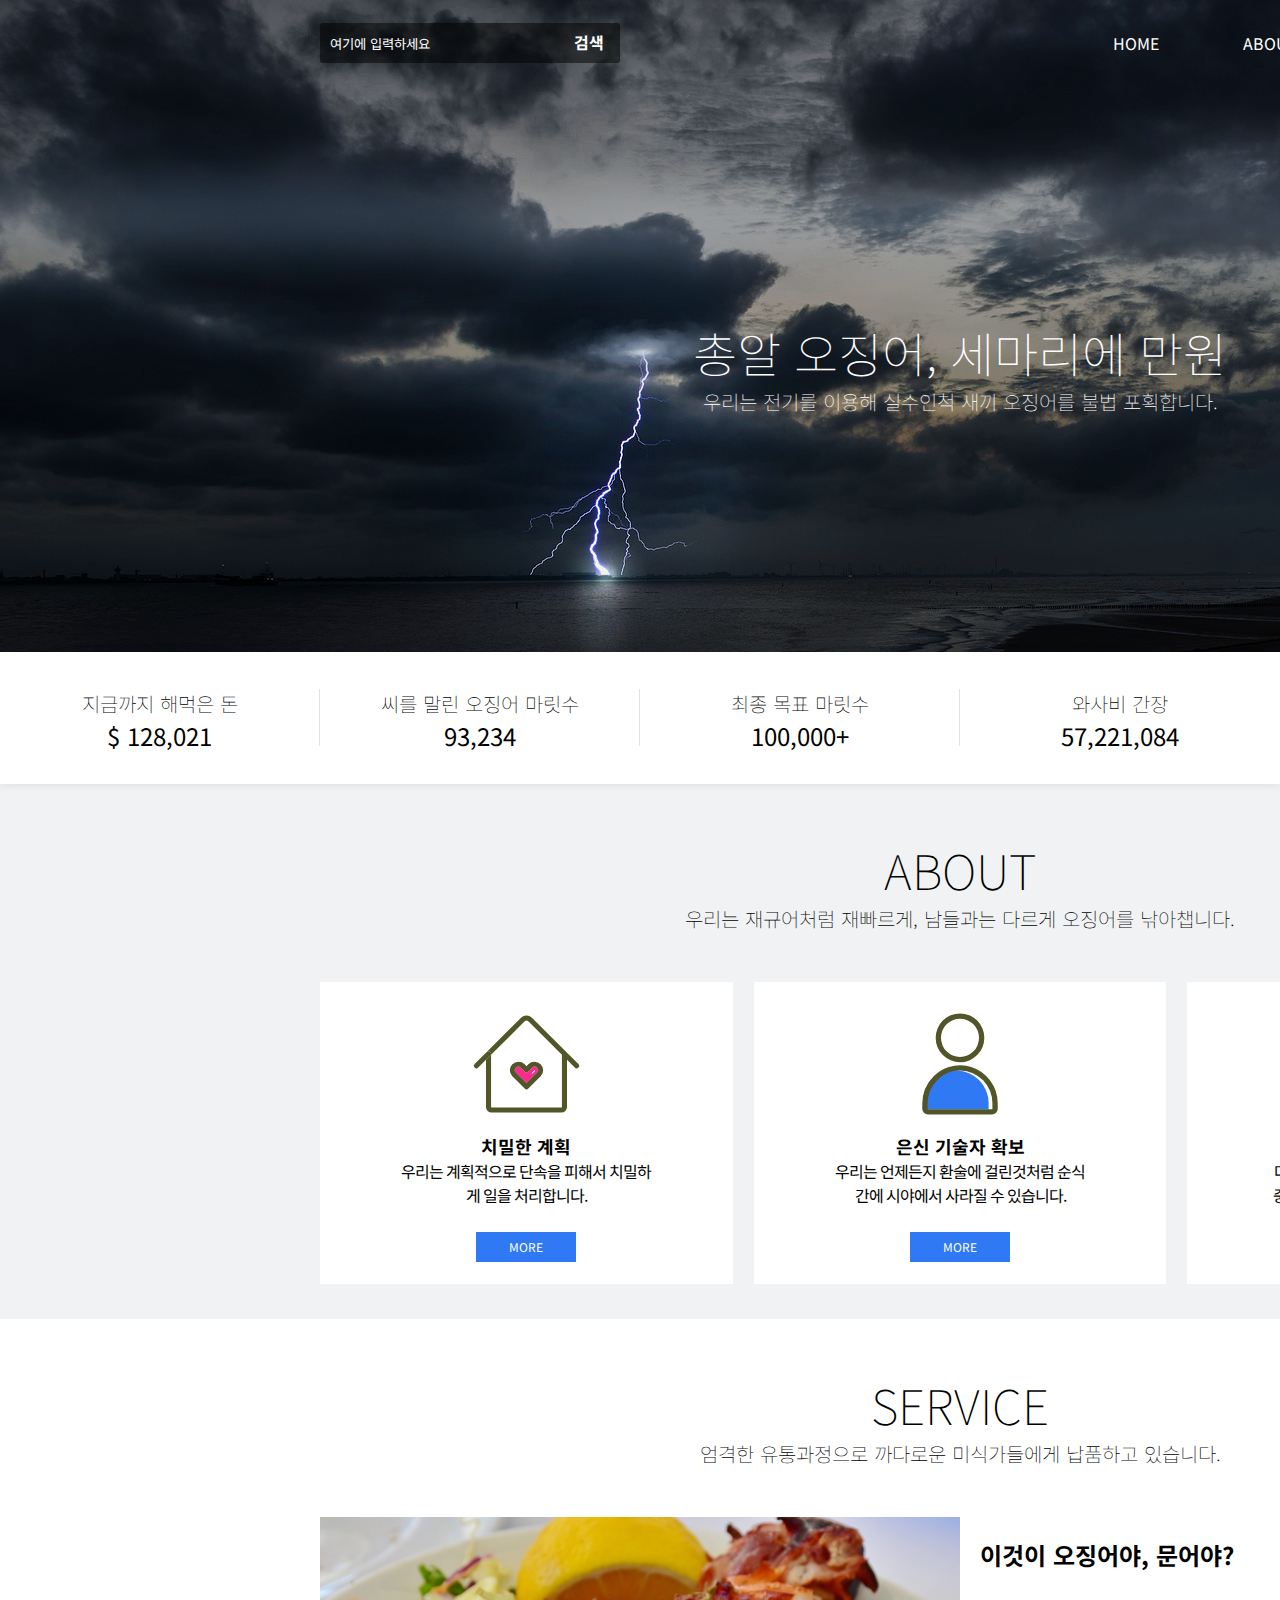
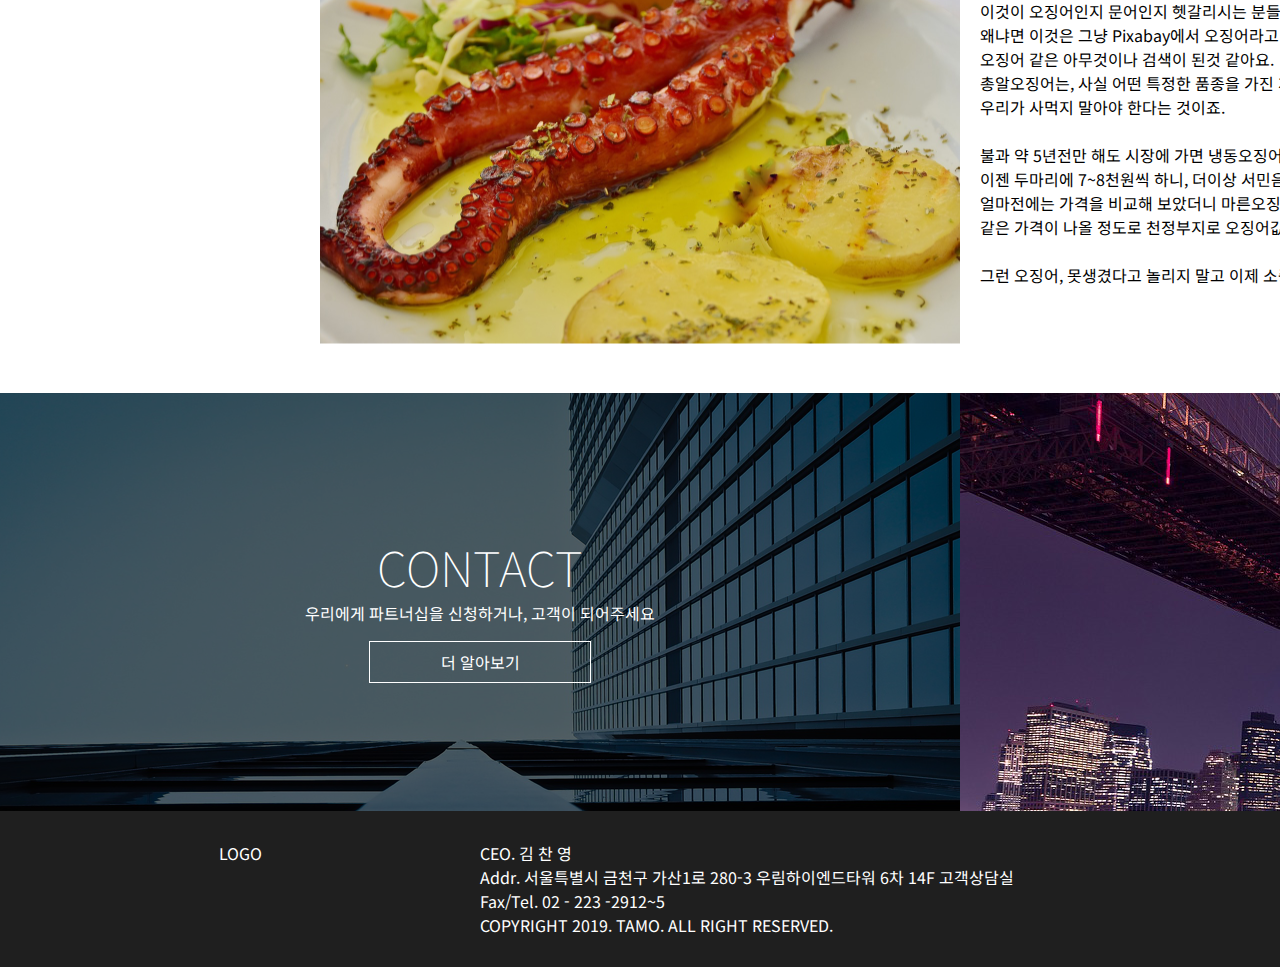
<file: home.html>
<!doctype html>
<html lang="ko">
    <head>
        <link rel="stylesheet" href="style.css">
        <link rel="preconnect" href="https://fonts.googleapis.com">
        <link rel="preconnect" href="https://fonts.gstatic.com" crossorigin>
        <link href="https://fonts.googleapis.com/css2?family=Noto+Sans+KR&display=swap" rel="stylesheet">
    </head>
    <body>
        <div class="wrap">
            <div class="intro_bg">
                <div class="header" id="link_header">
                    <div class="search_area">
                        <form>
                        <input type="search" placeholder="여기에 입력하세요">
                        <span> 검색 </span>
                        </form>
                    </div>
                    <ul class="nav">
                        <li><a href="#link_header"> HOME </a></li>
                        <li><a href="#link_main_text0"> ABOUT </a></li>
                        <li><a href="#link_main_text1"> SERVICE </a></li>
                        <li><a href="#link_main_text2"> CONTACT </a></li>
                    </ul>
                </div>
                <div class="intro_text">
                    <h1>총알 오징어, 세마리에 만원</h1>
                    <h4>우리는 전기를 이용해 실수인척 새끼 오징어를 불법 포획합니다.</h4>
                </div>
            </div>
            <!--intro end-->
            <ul class="amount">
                <li>
                    <div>
                        <div class="contents1">지금까지 해먹은 돈</div>
                        <div class="description">$ 128,021</div>
                    </div>
                </li>
                <li>
                    <div>
                        <div class="contents1">씨를 말린 오징어 마릿수</div>
                        <div class="description">93,234</div>
                    </div>
                </li>
                <li>
                    <div>
                        <div class="contents1">최종 목표 마릿수</div>
                        <div class="description">100,000+</div>
                    </div>
                </li>
                <li>
                    <div>
                        <div class="contents1">와사비 간장</div>
                        <div class="description">57,221,084</div>
                    </div>
                </li>
            </ul>
            <!--amount end-->
            <div class="main_text0" id="link_main_text0">
                <h1>ABOUT</h1>
                <div class="contents1">우리는 재규어처럼 재빠르게, 남들과는 다르게 오징어를 낚아챕니다.</div>
                <ul class="icons">
                    <li>
                        <div class="icon_img">
                            <img src="images/icon3.svg">
                        </div>
                        <div class="contents1_bold">
                            치밀한 계획
                        </div>
                        <div class="contents2">
                            우리는 계획적으로 단속을 피해서 치밀하게 일을 처리합니다.
                        </div>
                        <div class="more">
                            MORE
                        </div>
                    </li>
                    <li>
                        <div class="icon_img">
                            <img src="images/icon1.svg">
                        </div>
                        <div class="contents1_bold">
                            은신 기술자 확보
                        </div>
                        <div class="contents2">
                            우리는 언제든지 환술에 걸린것처럼 순식간에 시야에서 사라질 수 있습니다.
                        </div>
                        <div class="more">
                            MORE
                        </div>
                    </li>
                    <li>
                        <div class="icon_img">
                            <img src="images/icon2.svg">
                        </div>
                        <div class="contents1_bold">
                            한번에 쓸어담기
                        </div>
                        <div class="contents2">
                            다량의 오징어를 한번에 싹쓸이 하여 시중에 유통할 수 있는 기술력이 있습니다.
                        </div>
                        <div class="more">
                            MORE
                        </div>
                    </li>
                </ul>
            </div>
            <div class="main_text1" id="link_main_text1">
                <h1>SERVICE</h1>
                <div class="contents1"> 엄격한 유통과정으로 까다로운 미식가들에게 납품하고 있습니다. </div>
                <div class="service">
                    <div class="food_photo">
                        <img src="images/food.png">
                    </div>
                    <div class="contents2">
                        <h2> 이것이 오징어야, 문어야? </h2>
                            이것이 오징어인지 문어인지 헷갈리시는 분들도 있을거에요. 
                            <br>왜냐면 이것은 그냥 Pixabay에서 오징어라고 검색했더니 나온 이미지인데
                            <br>오징어 같은 아무것이나 검색이 된것 같아요. 
                            <br>총알오징어는, 사실 어떤 특정한 품종을 가진 게 아니랍니다. 
                            <br>우리가 사먹지 말아야 한다는 것이죠.
                            <br>
                            <br>불과 약 5년전만 해도 시장에 가면 냉동오징어 한마리에 천원이면 샀는데, 
                            <br>이젠 두마리에 7~8천원씩 하니, 더이상 서민음식이 아니게 된거죠. 
                            <br>얼마전에는 가격을 비교해 보았더니 마른오징어를 기준으로 같은 그람수에 
                            <br>같은 가격이 나올 정도로 천정부지로 오징어값이 치솟았답니다. 
                            <br>
                            <br>그런 오징어, 못생겼다고 놀리지 말고 이제 소중하게 대해주어야 하지 않을까요?
                    </div>
                </div>
            </div>
            <div class="main_text2" id="link_main_text2">
                <ul>
                    <li>
                        <div><h1>CONTACT</h1></div>
                        <div>우리에게 파트너십을 신청하거나, 고객이 되어주세요</div>
                        <div class="more2">더 알아보기</div>
                    </li>
                    <li></li>
                </ul>
            </div>
            <footer>
                <div>
                    LOGO
                </div>
                <div>
                    CEO. 김 찬 영 
                    <br>Addr. 서울특별시 금천구 가산1로 280-3 우림하이엔드타워 6차 14F 고객상담실 
                    <br>Fax/Tel. 02 - 223 -2912~5 
                    <br>COPYRIGHT 2019. TAMO. ALL RIGHT RESERVED.
                </div>
            </footer>
        </div>
    </body>

</html>
</file>
<file: style.css>
*{
    font-family: 'Noto Sans KR', sans-serif;
    list-style: none;
    text-decoration: none;
    border-collapse: none;
    margin: 0px;
    padding: 0px;
    color: black;
}

h1{
    font-size: 48px;
    font-weight: 100;
}

.contents1{
    font-size: 20px;
    font-weight: lighter;
}

.contents1_bold{
    font-size: 18px;
    font-weight: bold;
}

.contents3{
    font-size: 14px;
    font-weight: 100;
}


/* 여기까지 공통요소 */
.description{
    font-size: 24px;
}

.intro_bg{
    background-image: url("images/intro.png");
    width: 1920px;
    height: 718px;
    background-size: cover;
    margin: auto;
}


.header{
    display: flex;
    width: 1280px;
    margin:auto;
    height: 86px;
}

.search_area{
    width: 300px;
    height: 40px;
    background-color: rgba(0,0,0,0.5);
    border-radius: 3px;
    margin-top: 23px;
}

.search_area > form > input{
    border: none;
    background: rgba(0, 0, 0, 0);
    height: 40px;
    width: 250px;
    padding-left: 10px;
}
.search_area > form > span{
    width: 50px;
    color: white;
    font-weight: bold;
    cursor: pointer;
}

.nav{
    display: flex;
    width: calc(1280px - 300px);
    line-height: 86px;
    justify-content: flex-end;
}

.nav > li{
    margin-left: 84px;
}

.nav >li > a{
    color: white;
}

input::placeholder{
    color: white;
}

.intro_text{
    width: 100%;
    margin: 231px auto;
    text-align: center;
}

.intro_text > h1{
    color: white;
}

.intro_text > h4{
    font-size: 20px;
    font-weight: lighter;
    color: white;
}

.amount{
    position: relative;
    top: -66px;
    display: flex;
    width: 1280px;
    background: white;
    margin: auto;
    box-shadow: 0px 0px 10px rgba(0, 0, 0, 0.1);
}

.amount>li{
    flex: 1;
    height: 132px;
}

.amount >li:not(:last-child) > div{
    border-right: 1px solid #E1E1E1;
}

.amount >li > div{
    text-align: center;
    height: 57px;
    margin-top: 37px;
}

/* main_text0 */

.main_text0{
    width: 1920px;
    height: 601px;
    background: #f1f2f3;
    margin: auto;
    margin-top: -132px;
}

.main_text0 > h1{
    padding-top: 116px;
    text-align: center;
    color: black;
}

.main_text0 > .contents1{
    text-align: center;
}

.icons{
    display: flex;
    width: 1280px;
    height: 302px;
    margin: auto;
}

.icons > li{
    flex: 1;
    margin-top: 49px;
    background: white;
    height: 302px;
    text-align: center;
}

.icons > li:not(:last-child){
    margin-right: 20.6px;
}

.icons > li > .icon_img{
    margin-top: 18px;
}

.icons .contents2{
    width: 250px;
    margin: auto;
    letter-spacing: -1px;
}

.more{
    width: 100px;
    height: 30px;
    background: #2f7af4;
    color: #fff;
    margin: 25px auto 25px auto;
    line-height: 30px;
    font-size: 12px;
    cursor: pointer;
}

/* main_text0 */

.main_text1{
    width: 1920px;
    margin: auto;
}

.main_text1 > h1{
    padding-top: 50px;
    text-align: center;
    color: black;
}

.main_text1 > .contents1{
    text-align: center;
}

.service{
    width: 1280px;
    display: flex;
    margin: 49px auto;
    height: 427px;
}

.service > .contents2{
    padding: 20px;
}

.service > .contents2 > h2{
    margin-bottom: 27px;
}

.main_text2{
    width: 1920px;
    height: 418px;
    background-image: url("images/contact.png");
    margin: auto;
}

.main_text2 > ul{
    display: flex;
    padding-top: 138px;
}

.main_text2 > ul > li{
    flex: 1;
    text-align: center;
}

.main_text2>ul>li>div,div>h1{
    color: #fff;
}

.more2{
    width: 220px;
    height: 40px;
    margin: 16px auto;
    border: 1px solid #fff;
    cursor: pointer;
    line-height: 40px;
}

footer{
    display: flex;
    background: #1f1f1f;
    width: 1920px;
    margin: auto;
    padding: 30px 0px;
}

footer>div:first-child{
    flex: 3;
    text-align: center;
    color: white;
}

footer>div:last-child{
    flex: 9;
    color: white;
}
</file>
